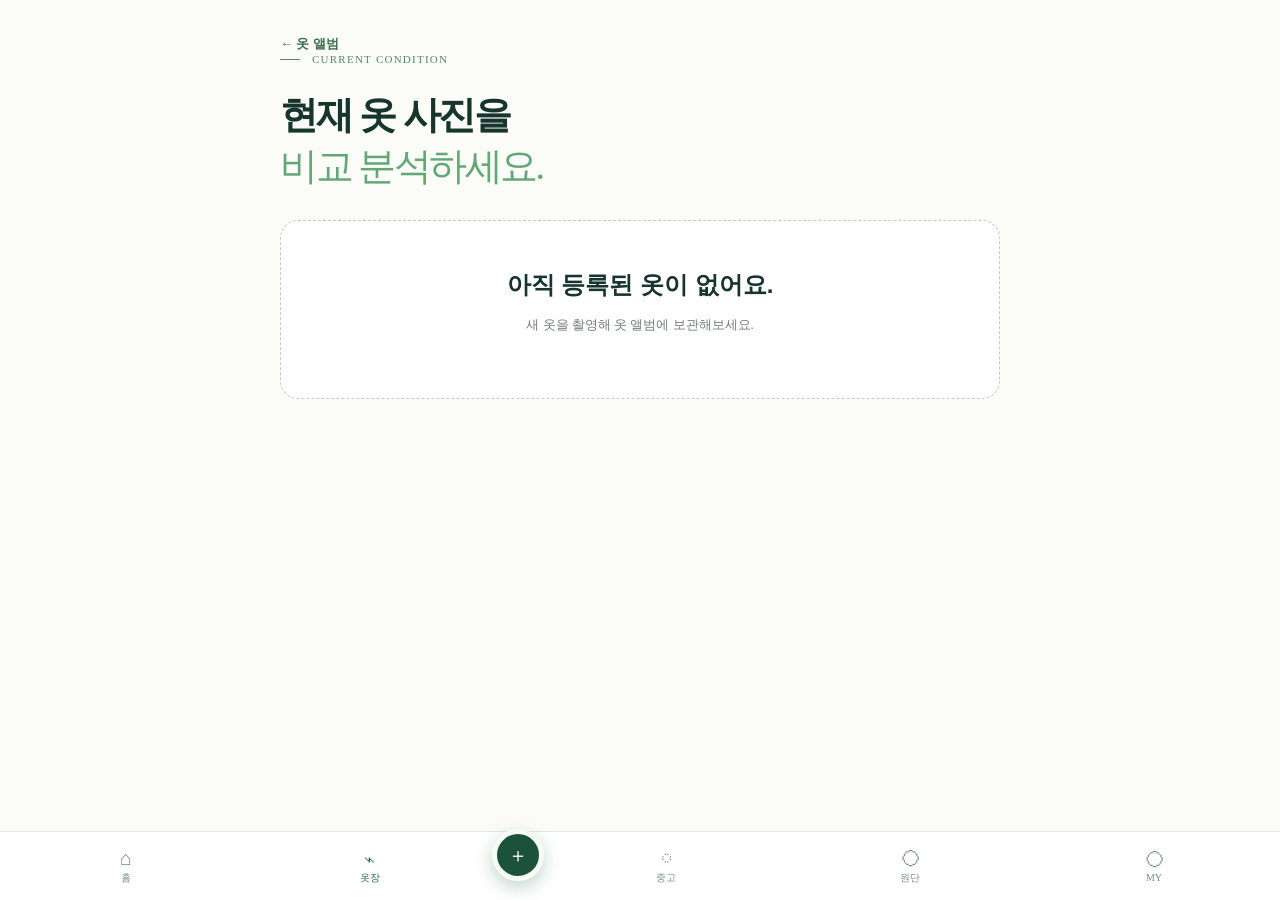
<file: current.html>
<!doctype html><html lang="ko"><head><meta charset="utf-8"><meta name="viewport" content="width=device-width,initial-scale=1"><title>현재 옷 분석 · RE:WEAR</title><link rel="stylesheet" href="platform.css"></head><body><main class="page"><a class="back" href="wardrobe.html">← 옷 앨범</a><p class="eyebrow"><span></span> CURRENT CONDITION</p><h1>현재 옷 사진을<br><em>비교 분석하세요.</em></h1><div id="analysis"></div></main><nav class="tabbar"><a class="tab" href="index.html"><b>⌂</b><span>홈</span></a><a class="tab active" href="wardrobe.html"><b>⌁</b><span>옷장</span></a><a class="tab tab-scan" href="wardrobe.html"><b>＋</b></a><a class="tab" href="market.html"><b>◌</b><span>중고</span></a><a class="tab" href="fabric.html"><b>◯</b><span>원단</span></a></nav><script src="platform.js"></script></body></html>
</file>
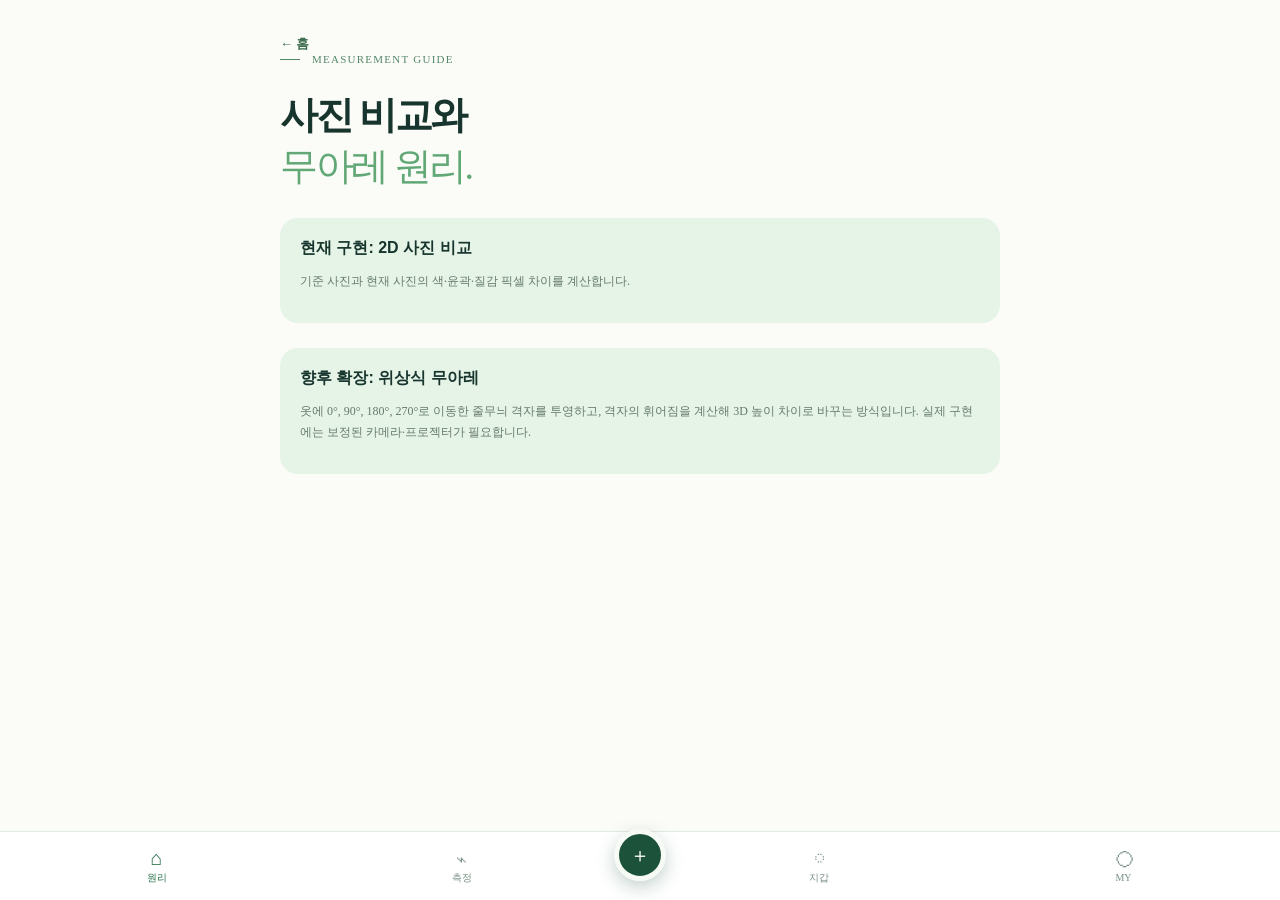
<file: guide.html>
<!doctype html><html lang="ko"><head><meta charset="utf-8"><meta name="viewport" content="width=device-width,initial-scale=1"><title>측정 원리 · RE:WEAR</title><link rel="stylesheet" href="platform.css"></head><body><main class="page"><a class="back" href="index.html">← 홈</a><p class="eyebrow"><span></span> MEASUREMENT GUIDE</p><h1>사진 비교와<br><em>무아레 원리.</em></h1><div class="sell-card"><b>현재 구현: 2D 사진 비교</b><p class="notice">기준 사진과 현재 사진의 색·윤곽·질감 픽셀 차이를 계산합니다.</p></div><div class="sell-card"><b>향후 확장: 위상식 무아레</b><p class="notice">옷에 0°, 90°, 180°, 270°로 이동한 줄무늬 격자를 투영하고, 격자의 휘어짐을 계산해 3D 높이 차이로 바꾸는 방식입니다. 실제 구현에는 보정된 카메라·프로젝터가 필요합니다.</p></div></main><nav class="tabbar"><a class="tab active" href="guide.html"><b>⌂</b><span>원리</span></a><a class="tab" href="wardrobe.html"><b>⌁</b><span>측정</span></a><a class="tab tab-scan" href="wardrobe.html"><b>＋</b></a><a class="tab" href="wallet.html"><b>◌</b><span>지갑</span></a><a class="tab" href="profile.html"><b>◯</b><span>MY</span></a></nav></body></html>
</file>
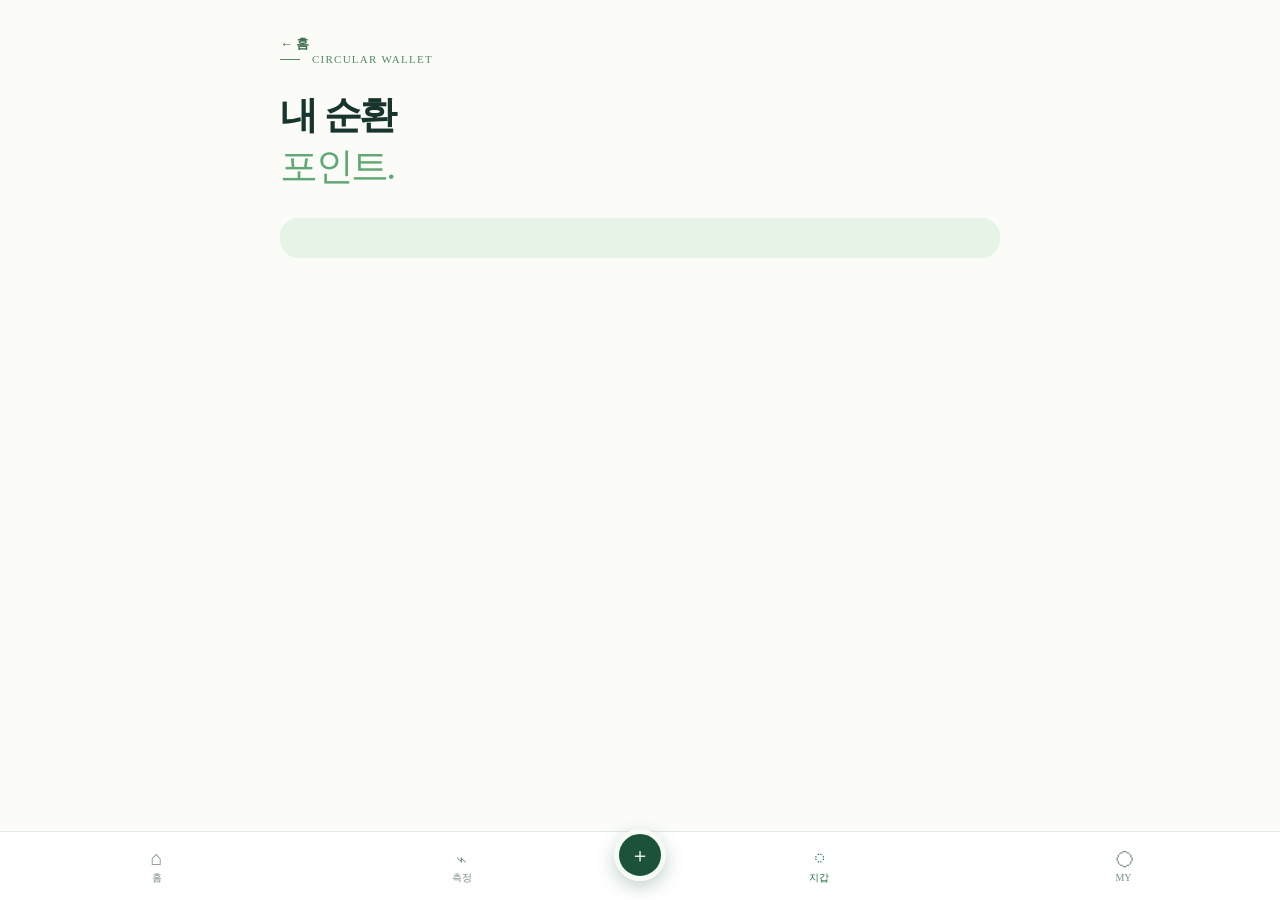
<file: wallet.html>
<!doctype html><html lang="ko"><head><meta charset="utf-8"><meta name="viewport" content="width=device-width,initial-scale=1"><title>지갑 · RE:WEAR</title><link rel="stylesheet" href="platform.css"></head><body><main class="page"><a class="back" href="index.html">← 홈</a><p class="eyebrow"><span></span> CIRCULAR WALLET</p><h1>내 순환<br><em>포인트.</em></h1><div class="account-card" id="wallet"></div></main><nav class="tabbar"><a class="tab" href="index.html"><b>⌂</b><span>홈</span></a><a class="tab" href="wardrobe.html"><b>⌁</b><span>측정</span></a><a class="tab tab-scan" href="wardrobe.html"><b>＋</b></a><a class="tab active" href="wallet.html"><b>◌</b><span>지갑</span></a><a class="tab" href="profile.html"><b>◯</b><span>MY</span></a></nav><script src="platform.js"></script></body></html>
</file>
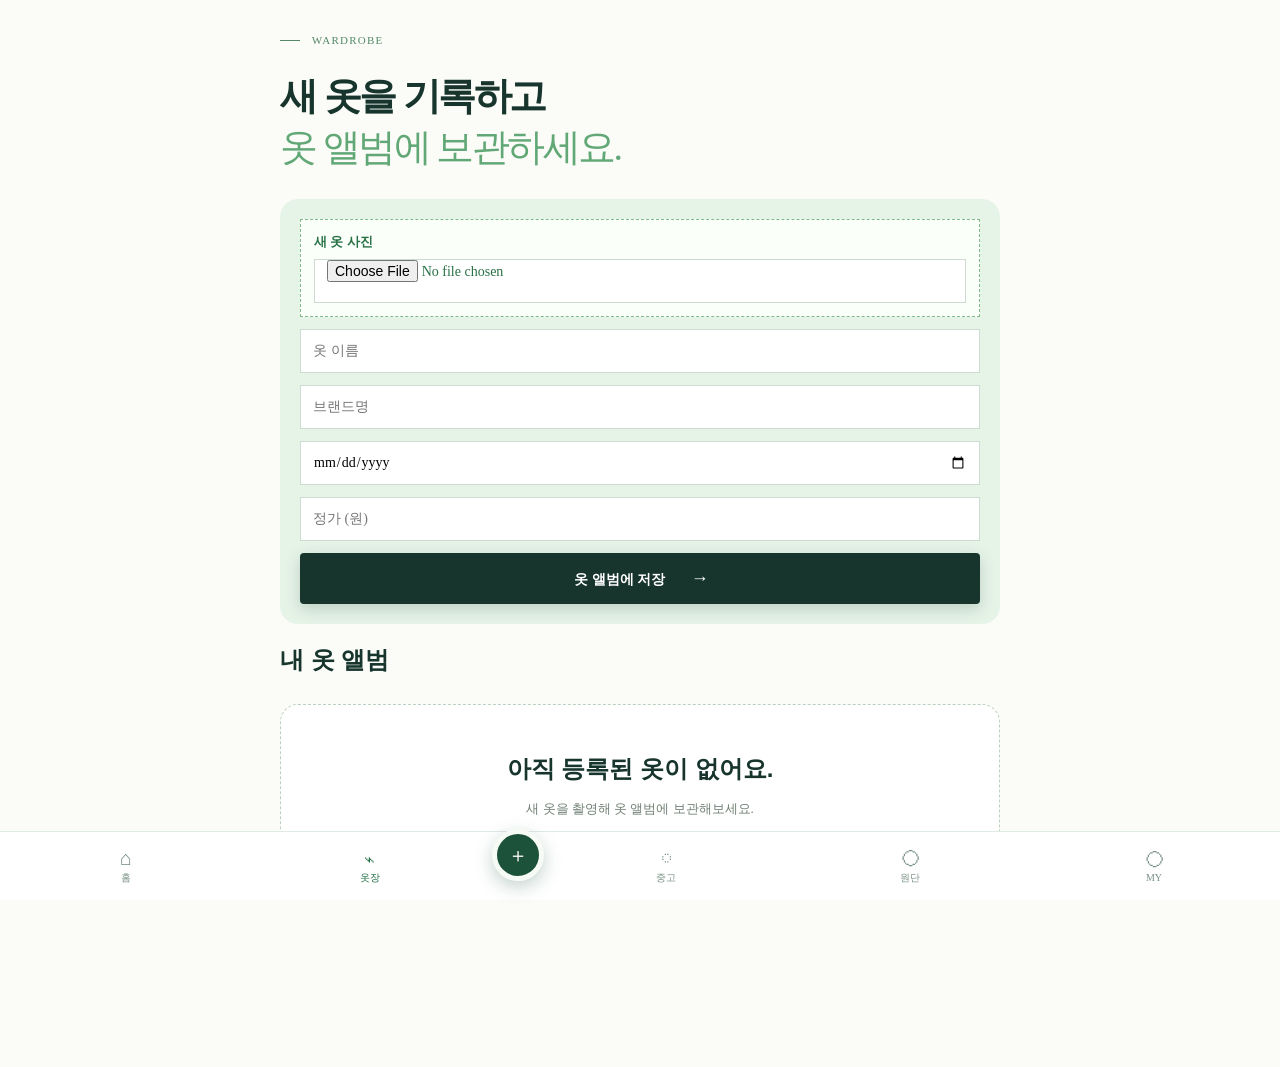
<file: wardrobe.html>
<!doctype html><html lang="ko"><head><meta charset="utf-8"><meta name="viewport" content="width=device-width,initial-scale=1"><title>옷 앨범 · RE:WEAR</title><link rel="stylesheet" href="platform.css"></head><body><main class="page"><p class="eyebrow"><span></span> WARDROBE</p><h1>새 옷을 기록하고<br><em>옷 앨범에 보관하세요.</em></h1><form class="form sell-card" id="newGarment"><label>새 옷 사진<input id="newPhoto" type="file" accept="image/*" capture="environment" required></label><input id="name" placeholder="옷 이름" required><input id="brand" placeholder="브랜드명" required><input id="date" type="date" required><input id="retail" type="number" min="0" placeholder="정가 (원)" required><button class="primary">옷 앨범에 저장 <span>→</span></button></form><h2>내 옷 앨범</h2><div id="wardrobe"></div></main><nav class="tabbar"><a class="tab" href="index.html"><b>⌂</b><span>홈</span></a><a class="tab active" href="wardrobe.html"><b>⌁</b><span>옷장</span></a><a class="tab tab-scan" href="wardrobe.html"><b>＋</b></a><a class="tab" href="market.html"><b>◌</b><span>중고</span></a><a class="tab" href="fabric.html"><b>◯</b><span>원단</span></a></nav><script src="platform.js"></script></body></html>
</file>
<file: platform.css>
@import url('style.css');body{padding-bottom:85px}.page{max-width:760px;margin:auto;padding:34px 20px 100px}.page h1{font-size:38px;letter-spacing:-2.5px}.page h1 em{font:400 1em Georgia;color:#62a876}.back{color:#406e50;text-decoration:none;font:600 13px 'Noto Sans KR'}.empty{margin-top:28px;border:1px dashed #bcd0c0;padding:48px 24px;text-align:center;background:#fff;border-radius:18px}.empty h2{margin:0 0 8px}.empty p{color:#718075;font:13px/1.7 'Noto Sans KR'}.sell-card,.account-card{padding:20px;background:#e6f4e8;border-radius:18px;margin-top:25px}.form{display:grid;gap:12px;margin-top:22px}.form input,.form select{height:44px;border:1px solid #cddbd0;padding:0 12px;background:#fff;font:14px 'Noto Sans KR'}.listing{position:relative;padding:14px;border:1px solid #dce7de;background:#fff;border-radius:13px;margin-top:10px}.listing h3{margin:0 0 5px}.listing p{margin:0;color:#718075;font:12px 'Noto Sans KR'}.tabbar{display:flex;position:fixed;bottom:0;left:0;right:0;height:69px;background:#ffffffed;backdrop-filter:blur(15px);border-top:1px solid #e2eae4;justify-content:space-around;align-items:center;padding:0 4px;z-index:10}.tab{flex:1;min-width:0;border:0;background:none;color:#789084;display:grid;place-items:center;gap:3px;padding:4px 2px;font:10px 'Noto Sans KR';cursor:pointer;text-decoration:none}.tab b{font:400 20px Manrope;line-height:20px}.tab.active{color:#237047}.tab-scan{flex:0 0 52px;width:52px;height:52px;margin-top:-23px;background:#1d523a!important;color:#fff!important;border:5px solid #f7fbf6!important;border-radius:50%;box-shadow:0 6px 18px #1b533c42}.chips{display:flex;gap:8px;overflow:auto;margin:20px 0}.chips button{white-space:nowrap;border:1px solid #cde0d0;background:#fff;border-radius:99px;padding:8px 13px;color:#50705c;cursor:pointer}.chips button.active{background:#1d523a;color:white}.notice{font:12px/1.7 'Noto Sans KR';color:#657b6b}
.home-page{min-height:calc(100vh - 70px);display:flex;flex-direction:column;justify-content:center}.home-logo{font:800 clamp(58px,14vw,90px) Manrope!important;letter-spacing:-7px!important;margin:12px 0!important}.home-logo em{font-style:normal;color:#62a876}.home-intro{font:15px/1.8 'Noto Sans KR';color:#667a6d}.home-cta{width:max-content;margin:23px 0 48px;text-decoration:none}.home-guide article{display:flex;gap:15px;padding:15px 0;border-top:1px solid #d9e5db}.home-guide article>b{font:500 13px 'DM Mono';color:#58a26e}.home-guide h2{font-size:15px;margin:0 0 4px}.home-guide p{font:12px/1.6 'Noto Sans KR';color:#708074;margin:0}.scan-page>.hero,.scan-page>.process,.scan-page>.science,.scan-page>.impact,.scan-page>footer{display:none}.scan-page .scanner{margin-top:0}
.thumb{width:100%;height:190px;object-fit:cover;border-radius:10px;margin-bottom:10px}.upload-now{display:block;width:max-content;margin:14px 0}.upload-now input{display:none}.floating{position:fixed;right:20px;bottom:91px;border:0;border-radius:99px;background:#1d523a;color:white;padding:14px 17px;font:600 13px 'Noto Sans KR';box-shadow:0 8px 20px #123a2744;cursor:pointer}.cart{position:absolute;right:20px;top:28px;border:1px solid #bed3c3;background:#fff;border-radius:99px;padding:7px 10px;cursor:pointer}.page:has(.cart){position:relative}.market-product{cursor:pointer}.market-product button{cursor:pointer}.listing-actions{display:flex;gap:8px;margin-top:12px}.listing-actions button{flex:1;height:40px}.garment-choices{max-height:56vh;overflow:auto}.garment-choice{display:block;width:100%;text-align:left;cursor:pointer;font:inherit}
.form label:first-child{padding:13px;border:1px dashed #80b98c;background:#fafffa;color:#287145;font:600 13px 'Noto Sans KR';cursor:pointer}.form label:first-child input{display:block;margin-top:8px;width:100%}
.login-card{margin:27px 0 42px;padding:22px;background:#e6f4e8;border:1px solid #d2e9d5;border-radius:19px}.login-card h2{font-size:23px;letter-spacing:-1.5px;margin:9px 0}.login-card>p:not(.eyebrow):not(.login-status){font:13px/1.65 'Noto Sans KR';color:#607668}.auth-button{display:block;width:100%;padding:13px 15px;margin-top:9px;border-radius:10px;background:#fff;border:1px solid #cbdacf;color:#2d4937;text-align:left;font:600 13px 'Noto Sans KR';cursor:pointer}.auth-button b{display:inline-grid;place-items:center;width:22px;height:22px;margin-right:9px;border-radius:50%;background:#fff;color:#4285f4;font:800 15px Manrope}.auth-button.naver b{background:#03c75a;color:#fff}.auth-button.naver{border-color:#a8dfbb}.login-status{margin:13px 0 0;color:#647b6b;font:12px/1.6 'Noto Sans KR'}.alignment-guide{position:relative;display:grid;place-items:center;min-height:230px;margin:13px 0;background:#f2f8f3;border:1px dashed #9fc2a6;border-radius:12px;overflow:hidden}.alignment-guide img{width:100%;height:230px;object-fit:contain;mix-blend-mode:multiply}.alignment-guide span{position:absolute;left:10px;bottom:9px;padding:4px 6px;background:#fff;color:#3c8253;font:10px Manrope;letter-spacing:.6px}.chat-modal{position:fixed;z-index:50;inset:0;display:grid;place-items:end center;background:#11291b99;padding:0}.chat-card{position:relative;width:min(760px,100%);padding:22px;background:#fff;border-radius:22px 22px 0 0}.chat-card h2{font-size:20px;margin:8px 0 16px}.chat-close{position:absolute;right:16px;top:14px;border:0;background:transparent;font-size:27px;cursor:pointer}.messages{height:260px;overflow:auto;padding:10px;background:#f3f8f4;border-radius:12px}.messages p{width:max-content;max-width:80%;margin:7px 0;padding:9px 11px;border-radius:11px;background:#fff;font:13px/1.45 'Noto Sans KR';word-break:break-word}.messages p.mine{margin-left:auto;background:#ccebd2}.chat-form{display:flex;gap:7px;margin-top:10px}.chat-form input{min-width:0;flex:1;height:43px;border:1px solid #cad8ce;border-radius:9px;padding:0 10px;font:13px 'Noto Sans KR'}.chat-form .primary{border:0;white-space:nowrap}

.auth-button.signup{background:transparent;border:0;color:#50735a;text-align:center;text-decoration:underline;padding:10px}.email-auth{display:grid;gap:9px;margin-top:10px;padding:12px;background:#f7fbf6;border:1px solid #d6e6d9;border-radius:11px}.email-auth.hidden{display:none}.email-auth strong{font:700 14px 'Noto Sans KR';color:#315e3d}.email-auth label{display:grid;gap:4px;color:#506958;font:12px Noto Sans KR}.email-auth input{height:40px;border:1px solid #cad8ce;border-radius:8px;padding:0 10px;font:13px Noto Sans KR}.email-auth button{height:40px;border:0;border-radius:8px;background:#4b9861;color:#fff;font:700 12px Noto Sans KR;cursor:pointer}.auth-button.email b{color:#3c8253}

.live-camera{position:relative;min-height:230px;margin:13px 0;background:#10281e;border:1px dashed #9fc2a6;border-radius:12px;overflow:hidden}.live-camera video{width:100%;height:260px;display:block;object-fit:cover;background:#10281e}.live-camera img{position:absolute;inset:0;width:100%;height:260px;object-fit:contain;pointer-events:none;mix-blend-mode:screen;opacity:1;filter:contrast(1.5) drop-shadow(0 0 2px #d7f7df)}.live-camera span{position:absolute;left:10px;bottom:9px;padding:5px 7px;background:#10281ed9;color:#d7f7df;font:10px Manrope;letter-spacing:.4px}.camera-row{display:flex;gap:8px;margin:11px 0}.camera-row button{flex:1}.outline-button{border:1px solid #7aae85;border-radius:4px;background:#fff;color:#285c39;font:600 13px 'Noto Sans KR';cursor:pointer}.outline-button:disabled{opacity:.45;cursor:not-allowed}.upload-now{cursor:pointer}.upload-now input{display:none}.like-toggle{margin:3px 0 11px;border:0;background:transparent;color:#477b57;font:600 12px 'Noto Sans KR';cursor:pointer}.my-section{margin-top:30px}.my-section h2{font-size:20px;margin-bottom:10px}.listing.mini{display:flex;align-items:center;gap:11px}.listing.mini img{width:62px;height:62px;border-radius:8px;object-fit:cover}.listing.mini p{margin-top:4px}.chat-list{display:block;width:100%;text-align:left;cursor:pointer;font:inherit}.chat-list b{font-size:14px}.chat-list p{margin-top:7px;white-space:nowrap;overflow:hidden;text-overflow:ellipsis}.my-link{display:inline-block;margin-top:12px;color:#3f7750;font:600 12px 'Noto Sans KR'}
.heart-button{position:absolute;z-index:2;top:24px;right:24px;width:38px;height:38px;border:0;border-radius:50%;background:#fffffff0;color:#347649;font:500 25px Georgia;line-height:38px;box-shadow:0 2px 12px #123a2730;cursor:pointer}.heart-button:hover{transform:scale(1.06)}

.chat-item{display:flex;align-items:center;gap:10px;padding:9px;background:#eef8f0;border-radius:10px}.chat-item img{width:54px;height:54px;object-fit:cover;border-radius:7px}.chat-item p{margin:3px 0 0;color:#607668;font-size:12px}
</file>
